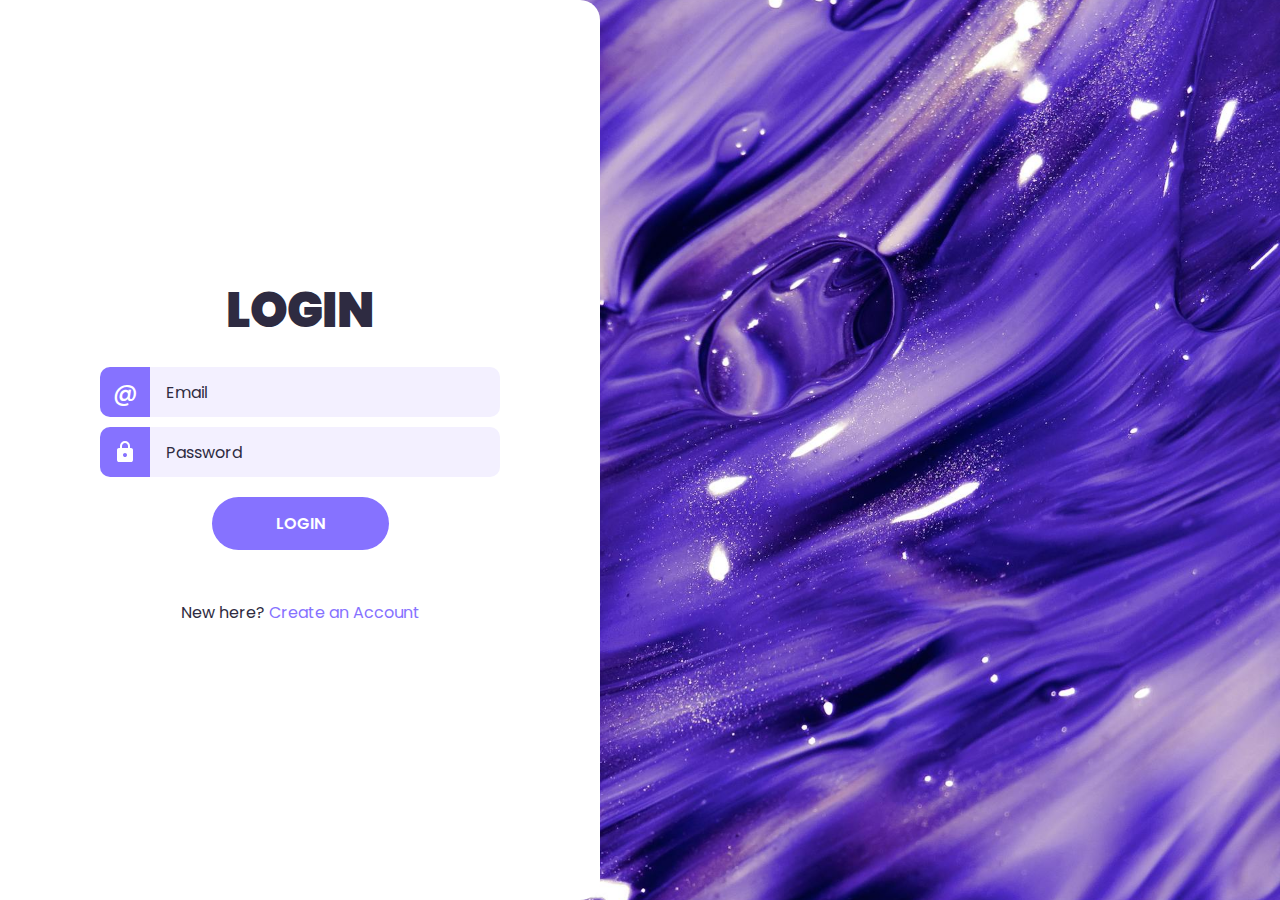
<file: login.html>
<!DOCTYPE html>
<html lang="en">
<head>
  <meta charset="UTF-8">
  <meta name="viewport" content="width=device-width, initial-scale=1.0">
  <title>Login</title>
  <link rel="stylesheet" href="style.css"> 
</head>
<body>
  <div class="wrapper">
    <h1>Login</h1>
    <p id="error-message"></p>
    <form id="form">
      <div>
        <label for="email-input">
          <span>@</span>
        </label>
        <input type="email" name="email" id="email-input" placeholder="Email">
      </div>
      <div>
        <label for="password-input">
          <svg xmlns="http://www.w3.org/2000/svg" height="24" viewBox="0 -960 960 960" width="24"><path d="M240-80q-33 0-56.5-23.5T160-160v-400q0-33 23.5-56.5T240-640h40v-80q0-83 58.5-141.5T480-920q83 0 141.5 58.5T680-720v80h40q33 0 56.5 23.5T800-560v400q0 33-23.5 56.5T720-80H240Zm240-200q33 0 56.5-23.5T560-360q0-33-23.5-56.5T480-440q-33 0-56.5 23.5T400-360q0 33 23.5 56.5T480-280ZM360-640h240v-80q0-50-35-85t-85-35q-50 0-85 35t-35 85v80Z"/></svg>
        </label>
        <input type="password" name="password" id="password-input" placeholder="Password">
      </div>
      <button type="submit">Login</button>
    </form>
    <p>New here? <a href="signup.html">Create an Account</a></p>
  </div>
</body>
</html>
</file>
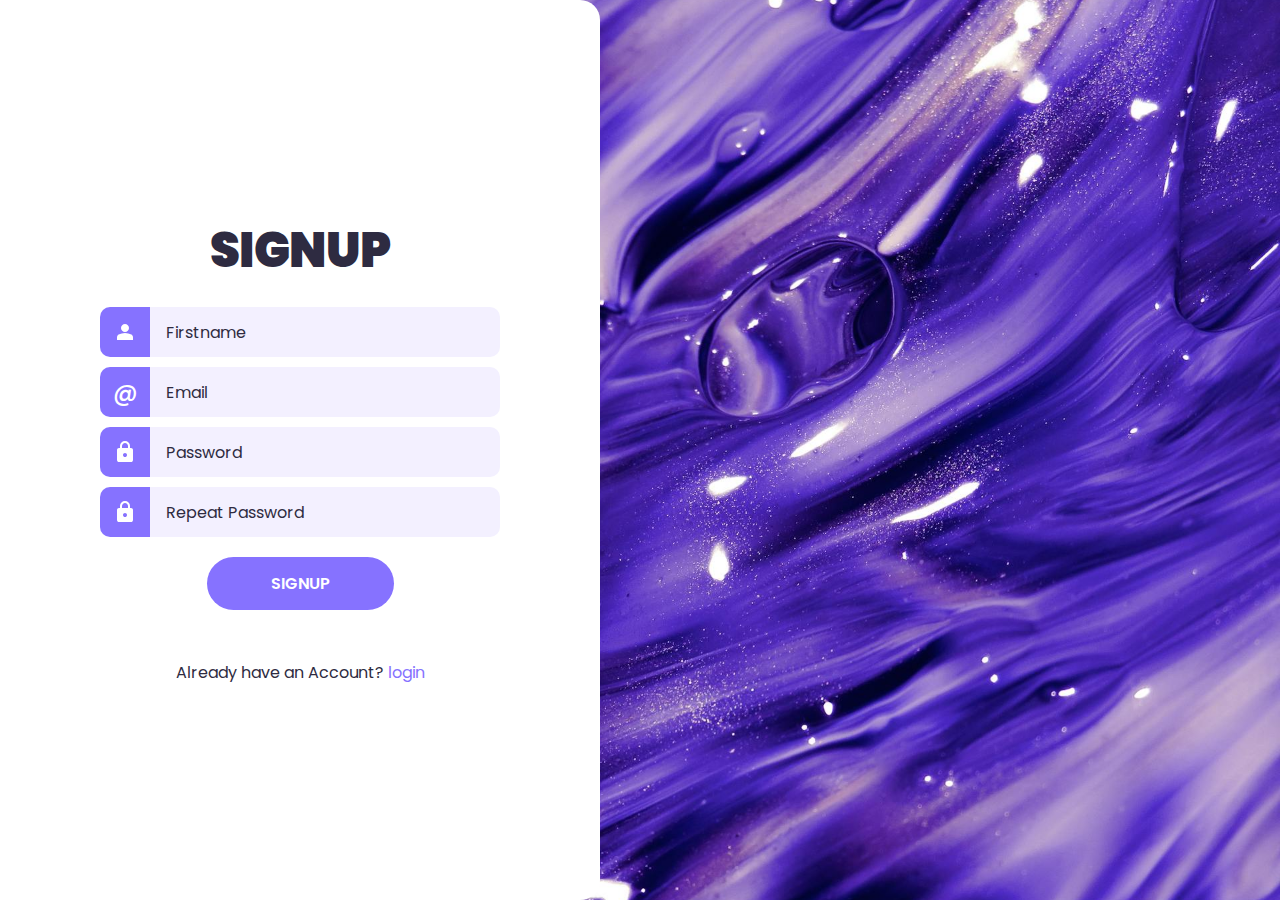
<file: signup.html>
<!DOCTYPE html>
<html lang="en">
<head>
  <meta charset="UTF-8">
  <meta name="viewport" content="width=device-width, initial-scale=1.0">
  <title>Signup</title>
  <link rel="stylesheet" href="style.css"> 
</head>
<body>
  <div class="wrapper">
    <h1>Signup</h1>
    <p id="error-message"></p>
    <form id="form">
      <div>
        <label for="firstname-input">
          <svg xmlns="http://www.w3.org/2000/svg" height="24" viewBox="0 -960 960 960" width="24"><path d="M480-480q-66 0-113-47t-47-113q0-66 47-113t113-47q66 0 113 47t47 113q0 66-47 113t-113 47ZM160-160v-112q0-34 17.5-62.5T224-378q62-31 126-46.5T480-440q66 0 130 15.5T736-378q29 15 46.5 43.5T800-272v112H160Z"/></svg>
        </label>
        <input type="text" name="firstname" id="firstname-input" placeholder="Firstname">
      </div>
      <div>
        <label for="email-input">
          <span>@</span>
        </label>
        <input type="email" name="email" id="email-input" placeholder="Email">
      </div>
      <div>
        <label for="password-input">
          <svg xmlns="http://www.w3.org/2000/svg" height="24" viewBox="0 -960 960 960" width="24"><path d="M240-80q-33 0-56.5-23.5T160-160v-400q0-33 23.5-56.5T240-640h40v-80q0-83 58.5-141.5T480-920q83 0 141.5 58.5T680-720v80h40q33 0 56.5 23.5T800-560v400q0 33-23.5 56.5T720-80H240Zm240-200q33 0 56.5-23.5T560-360q0-33-23.5-56.5T480-440q-33 0-56.5 23.5T400-360q0 33 23.5 56.5T480-280ZM360-640h240v-80q0-50-35-85t-85-35q-50 0-85 35t-35 85v80Z"/></svg>
        </label>
        <input type="password" name="password" id="password-input" placeholder="Password">
      </div>
      <div>
        <label for="repeat-password-input">
          <svg xmlns="http://www.w3.org/2000/svg" height="24" viewBox="0 -960 960 960" width="24"><path d="M240-80q-33 0-56.5-23.5T160-160v-400q0-33 23.5-56.5T240-640h40v-80q0-83 58.5-141.5T480-920q83 0 141.5 58.5T680-720v80h40q33 0 56.5 23.5T800-560v400q0 33-23.5 56.5T720-80H240Zm240-200q33 0 56.5-23.5T560-360q0-33-23.5-56.5T480-440q-33 0-56.5 23.5T400-360q0 33 23.5 56.5T480-280ZM360-640h240v-80q0-50-35-85t-85-35q-50 0-85 35t-35 85v80Z"/></svg>
        </label>
        <input type="password" name="repeat-password" id="repeat-password-input" placeholder="Repeat Password">
      </div>
      <button type="submit">Signup</button>
    </form>
    <p>Already have an Account? <a href="login.html">login</a> </p>
  </div>
</body>
</html>
</file>
<file: style.css>
@import url('https://fonts.googleapis.com/css2?family=Poppins:ital,wght@0,100;0,200;0,300;0,400;0,500;0,600;0,700;0,800;0,900;1,100;1,200;1,300;1,400;1,500;1,600;1,700;1,800;1,900&display=swap');
:root{
  --accent-color: #8672FF;
  --base-color: white;
  --text-color: #2E2B41;
  --input-color: #F3F0FF;
}
*{
  margin: 0;
  padding: 0;
}
html{
  font-family: Poppins, Segoe UI, sans-serif;
  font-size: 12pt;
  color: var(--text-color);
  text-align: center;
}
body{
  min-height: 100vh;
  background-image: url(background.jpg);
  background-size: cover;
  background-position: right;
  overflow: hidden;
}
.wrapper{
  box-sizing: border-box;
  background-color: var(--base-color);
  height: 100vh;
  width: max(40%, 600px);
  padding: 10px;
  border-radius: 0 20px 20px 0;
  display: flex;
  flex-direction: column;
  align-items: center;
  justify-content: center;
}
h1{
  font-size: 3rem;
  font-weight: 900;
  text-transform: uppercase;
}
form{
  width: min(400px, 100%);
  margin-top: 20px;
  margin-bottom: 50px;
  display: flex;
  flex-direction: column;
  align-items: center;
  gap: 10px;
}
form > div{
  width: 100%;
  display: flex;
  justify-content: center;
}
form label{
  flex-shrink: 0;
  height: 50px;
  width: 50px;
  background-color: var(--accent-color);
  fill: var(--base-color);
  color: var(--base-color);
  border-radius: 10px 0 0 10px;
  display: flex;
  justify-content: center;
  align-items: center;
  font-size: 1.5rem;
  font-weight: 500;
}
form input{
  box-sizing: border-box;
  flex-grow: 1;
  min-width: 0;
  height: 50px;
  padding: 1em;
  font: inherit;
  border-radius: 0 10px 10px 0;
  border: 2px solid var(--input-color);
  border-left: none;
  background-color: var(--input-color);
  transition: 150ms ease;
}
form input:hover{
  border-color: var(--accent-color);
}
form input:focus{
  outline: none;
  border-color: var(--text-color);
}
div:has(input:focus) > label{
  background-color: var(--text-color);
}
form input::placeholder{
  color: var(--text-color);
}
form button{
  margin-top: 10px;
  border: none;
  border-radius: 1000px;
  padding: .85em 4em;
  background-color: var(--accent-color);
  color: var(--base-color);
  font: inherit;
  font-weight: 600;
  text-transform: uppercase;
  cursor: pointer;
  transition: 150ms ease;
}
form button:hover{
  background-color: var(--text-color);
}
form button:focus{
  outline: none;
  background-color: var(--text-color);
}
a{
  text-decoration: none;
  color: var(--accent-color);
}
a:hover{
  text-decoration: underline;
}
@media(max-width: 1100px){
  .wrapper{
    width: min(600px, 100%);
    border-radius: 0;
  }
}
form div.incorrect label{
  background-color: #f06272;
}
form div.incorrect input{
  border-color: #f06272;
}
#error-message{
  color:#f06272;
}
</file>
